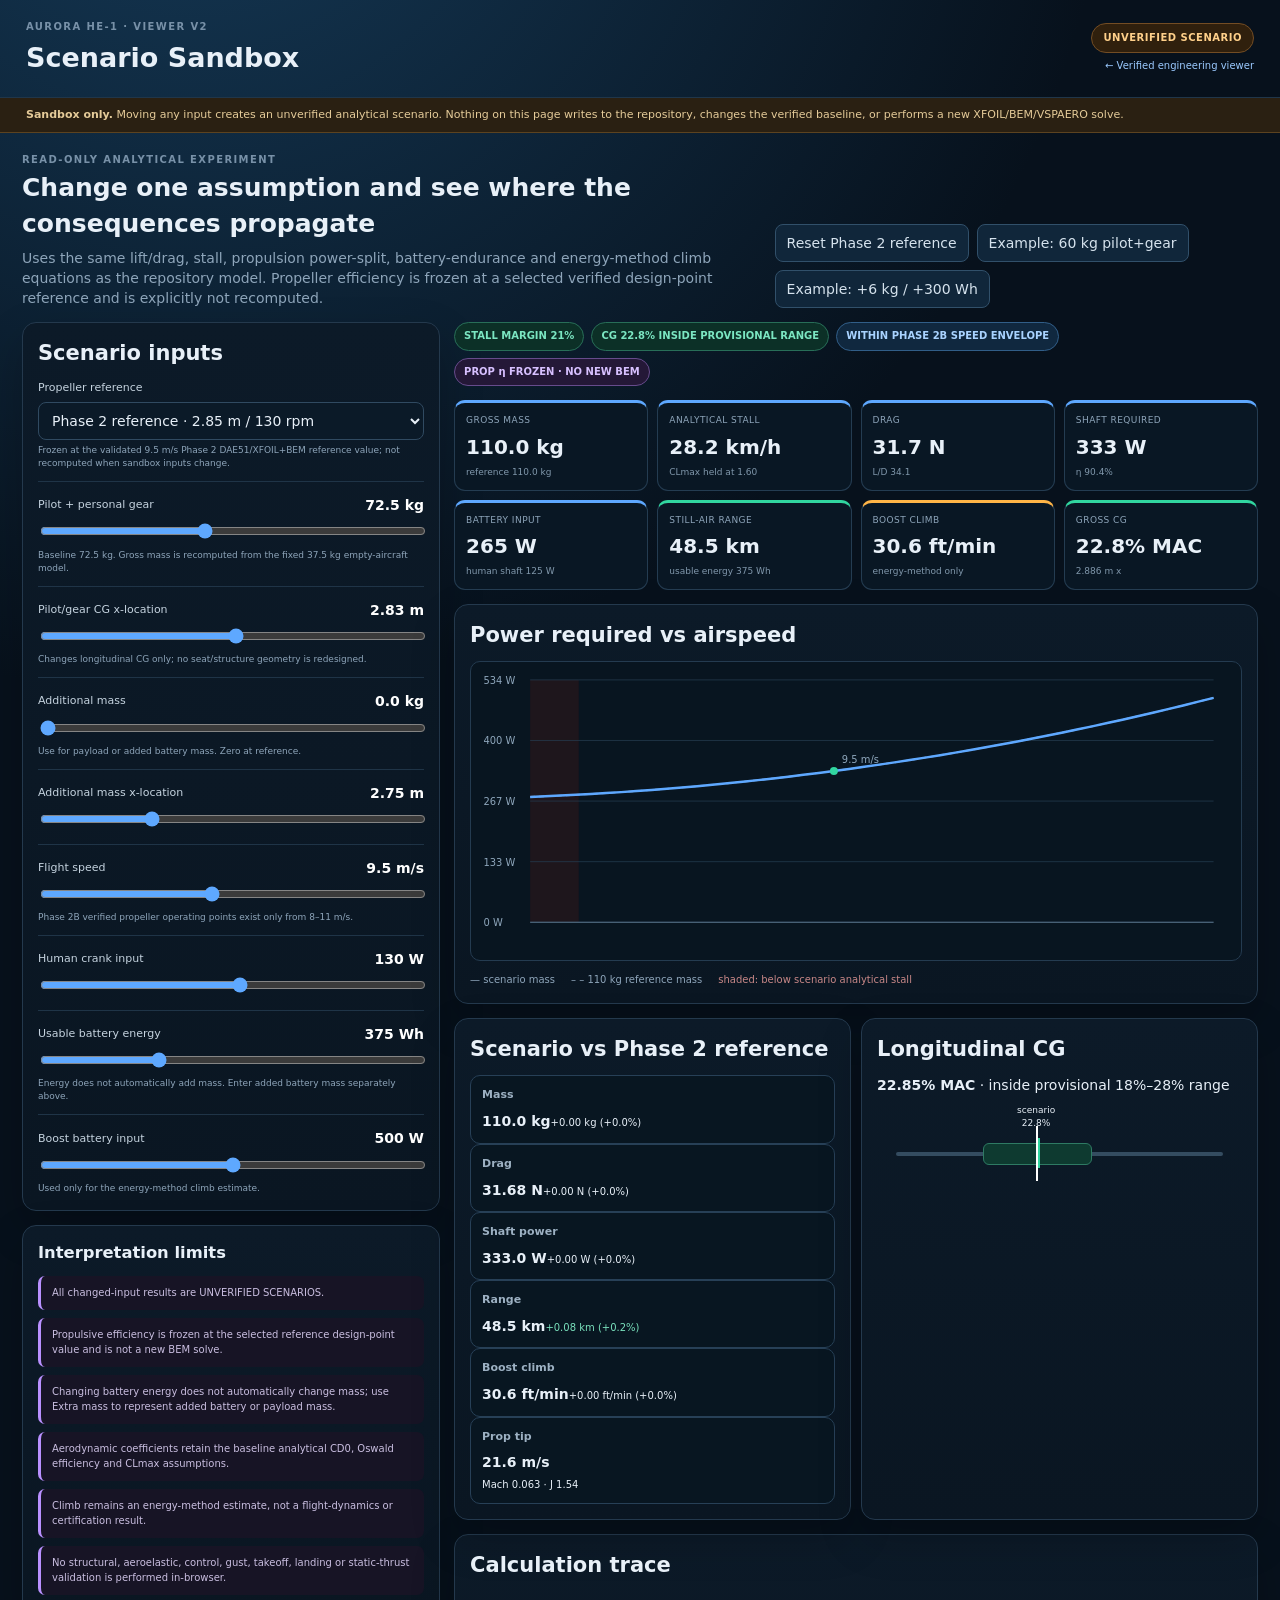
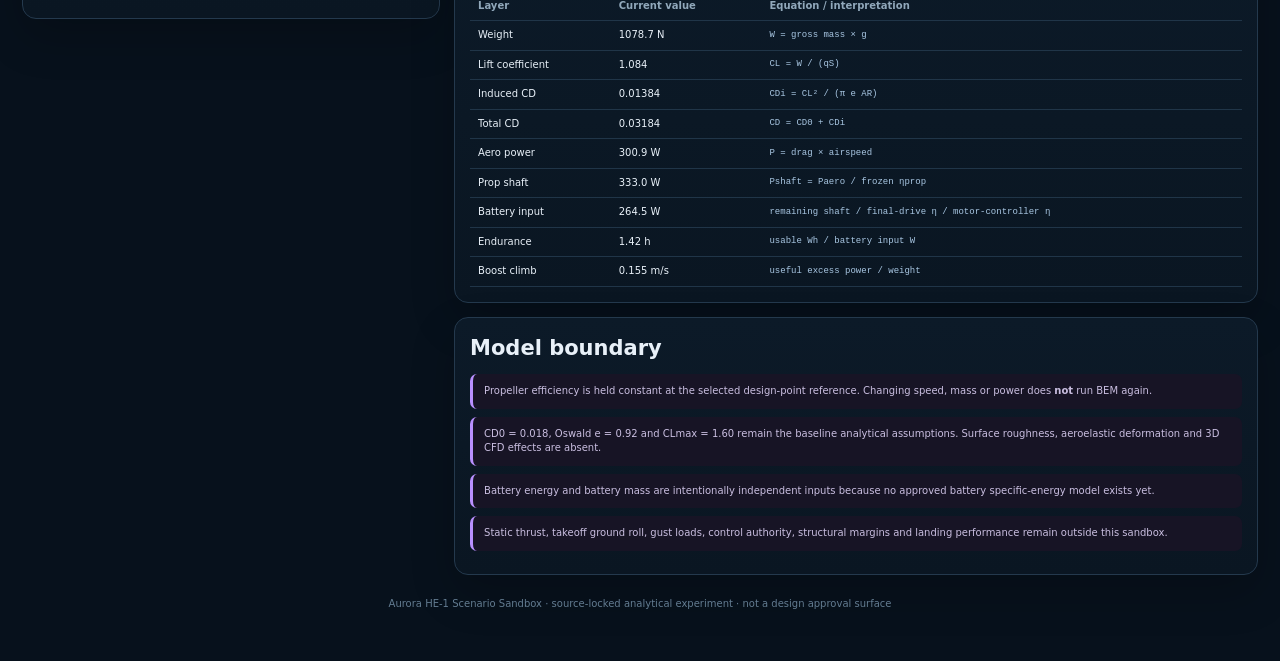
<file: viewer/sandbox.html>
<!doctype html>
<html lang="en">
<head>
<meta charset="utf-8"><meta name="viewport" content="width=device-width,initial-scale=1"><meta name="theme-color" content="#07111c">
<title>Aurora HE-1 Scenario Sandbox</title>
<style>
:root{--bg:#07111c;--panel:#0c1a28;--panel2:#0a1622;--line:#24394d;--text:#e8f0f8;--muted:#8ea5ba;--blue:#5ea8ff;--green:#31d6a0;--amber:#ffb547;--red:#ff7474;--purple:#b990ff}*{box-sizing:border-box}body{margin:0;background:radial-gradient(circle at 15% -10%,#153a58 0,transparent 34%),var(--bg);color:var(--text);font:14px/1.45 Inter,system-ui,-apple-system,Segoe UI,sans-serif}a{color:#9bcaff;text-decoration:none}button,input,select{font:inherit}header{display:flex;justify-content:space-between;gap:18px;align-items:center;padding:20px 26px;border-bottom:1px solid #20364a}.eyebrow{font-size:10px;letter-spacing:.14em;text-transform:uppercase;color:#7891a8;font-weight:800}.title{font-size:27px;font-weight:800;margin:3px 0 0}.status{border:1px solid #734d24;background:#30200d;color:#ffd08a;padding:7px 11px;border-radius:999px;font-size:10px;font-weight:800;letter-spacing:.05em}.warning{padding:9px 26px;background:#2a2012;border-bottom:1px solid #5c4320;color:#e5cb99;font-size:11px}main{max-width:1500px;margin:auto;padding:20px 22px 50px}.hero{display:flex;justify-content:space-between;align-items:flex-end;gap:16px;margin-bottom:14px}.hero h1{font-size:25px;margin:3px 0 5px}.hero p{margin:0;color:var(--muted);max-width:850px}.grid{display:grid;grid-template-columns:minmax(330px,.78fr) minmax(0,1.5fr);gap:14px}.panel{background:linear-gradient(180deg,var(--panel),var(--panel2));border:1px solid var(--line);border-radius:14px;padding:15px;margin-bottom:14px;box-shadow:0 18px 45px #0003}.panel h2,.panel h3{margin:0 0 11px}.controls{display:grid;gap:13px}.control{border-bottom:1px solid #1f3447;padding-bottom:11px}.control:last-child{border-bottom:0;padding-bottom:0}.control-top{display:flex;justify-content:space-between;gap:10px;align-items:center;margin-bottom:6px}.control label{font-size:11px;color:#c5d3df}.value{font-variant-numeric:tabular-nums;font-weight:800;color:#fff}.hint{font-size:9px;color:var(--muted);margin-top:4px}.control input[type=range]{width:100%;accent-color:var(--blue)}select{width:100%;background:#0b1a28;color:var(--text);border:1px solid #304a61;border-radius:8px;padding:9px}.buttons{display:flex;gap:8px;flex-wrap:wrap}.btn{border:1px solid #31506a;background:#10263a;color:#d5e2ed;padding:8px 11px;border-radius:8px;cursor:pointer}.btn:hover{background:#18344e}.metrics{display:grid;grid-template-columns:repeat(4,1fr);gap:9px;margin-bottom:14px}.metric{background:#091724;border:1px solid #243c51;border-top:3px solid var(--blue);border-radius:11px;padding:11px}.metric.green{border-top-color:var(--green)}.metric.amber{border-top-color:var(--amber)}.metric.red{border-top-color:var(--red)}.metric label{display:block;color:var(--muted);font-size:9px;text-transform:uppercase;letter-spacing:.05em}.metric strong{display:block;font-size:20px;margin-top:5px}.metric small{display:block;color:#8198ac;font-size:9px;margin-top:4px}.badges{display:flex;flex-wrap:wrap;gap:7px;margin-bottom:14px}.badge{padding:6px 9px;border-radius:999px;border:1px solid;font-size:10px;font-weight:800}.ok{color:#7be6c2;background:#0c3027;border-color:#286e58}.warn{color:#ffd18a;background:#30230e;border-color:#70521f}.bad{color:#ffaaaa;background:#351515;border-color:#7d3434}.info{color:#a9d3ff;background:#10283f;border-color:#315e88}.purple{color:#d7c0ff;background:#241837;border-color:#674b8c}.compare{display:grid;grid-template-columns:1fr 1fr;gap:10px}.compare-box{border:1px solid #274057;background:#081621;border-radius:10px;padding:11px}.compare-box h3{font-size:11px;margin:0 0 8px;color:#9db1c3}.delta{font-size:10px;margin-top:5px}.up{color:#ffbf6a}.down{color:#79e0bc}.chart{width:100%;height:300px;border:1px solid #243b50;border-radius:10px;background:#081520}.chart text{fill:#8ea6bb;font-size:10px}.chart .gridline{stroke:#263e53;stroke-width:.7}.chart .axis{stroke:#58738b}.chart .base{fill:none;stroke:#6c8296;stroke-width:1.7;stroke-dasharray:5 4}.chart .scenario{fill:none;stroke:var(--blue);stroke-width:2.5}.chart .stall{fill:#3a1717;opacity:.45}.chart .point{fill:var(--green)}.cgbar{position:relative;height:100px;margin:8px 5px 0}.cgtrack{position:absolute;left:4%;right:4%;top:48px;height:4px;background:#344c60;border-radius:4px}.cgrange{position:absolute;top:39px;height:22px;background:#0e3a30;border:1px solid #2e7a63;border-radius:6px}.cgmark{position:absolute;top:22px;width:2px;height:55px;background:white}.cgtarget{position:absolute;top:34px;width:2px;height:30px;background:var(--green)}.cglabel{position:absolute;top:0;transform:translateX(-50%);font-size:9px;text-align:center}.table{width:100%;border-collapse:collapse;font-size:10px}.table th,.table td{padding:7px 8px;border-bottom:1px solid #203548;text-align:left}.table th{color:#91a8bb}.note{padding:10px 11px;border-left:3px solid var(--purple);background:#171425;border-radius:7px;color:#c9bee0;font-size:10px;margin-bottom:8px}.formula{font-family:ui-monospace,SFMono-Regular,Menlo,monospace;color:#a9c7e3;font-size:9px;overflow-wrap:anywhere}.footer-note{color:#637c91;text-align:center;font-size:10px;padding-top:8px}@media(max-width:1050px){.grid{grid-template-columns:1fr}.metrics{grid-template-columns:repeat(2,1fr)}}@media(max-width:650px){header{padding:15px;align-items:flex-start}.warning{padding:8px 15px}main{padding:14px 10px 35px}.hero{align-items:flex-start;flex-direction:column}.metrics{grid-template-columns:repeat(2,1fr)}.compare{grid-template-columns:1fr}.title{font-size:22px}.metric strong{font-size:17px}}
</style>
</head>
<body>
<header><div><div class="eyebrow">AURORA HE-1 · VIEWER V2</div><div class="title">Scenario Sandbox</div></div><div style="text-align:right"><div class="status">UNVERIFIED SCENARIO</div><div style="margin-top:6px;font-size:10px"><a href="./">← Verified engineering viewer</a></div></div></header>
<div class="warning"><strong>Sandbox only.</strong> Moving any input creates an unverified analytical scenario. Nothing on this page writes to the repository, changes the verified baseline, or performs a new XFOIL/BEM/VSPAERO solve.</div>
<main>
<div class="hero"><div><div class="eyebrow">Read-only analytical experiment</div><h1>Change one assumption and see where the consequences propagate</h1><p>Uses the same lift/drag, stall, propulsion power-split, battery-endurance and energy-method climb equations as the repository model. Propeller efficiency is frozen at a selected verified design-point reference and is explicitly not recomputed.</p></div><div class="buttons"><button class="btn" id="reset">Reset Phase 2 reference</button><button class="btn" id="lightPilot">Example: 60 kg pilot+gear</button><button class="btn" id="extraBattery">Example: +6 kg / +300 Wh</button></div></div>
<div class="grid">
<aside>
<div class="panel"><h2>Scenario inputs</h2><div class="controls">
<div class="control"><div class="control-top"><label for="propConfig">Propeller reference</label></div><select id="propConfig"></select><div class="hint" id="propBasis"></div></div>
<div class="control"><div class="control-top"><label>Pilot + personal gear</label><span class="value" id="pilotMassV"></span></div><input id="pilotMass" type="range"><div class="hint">Baseline 72.5 kg. Gross mass is recomputed from the fixed 37.5 kg empty-aircraft model.</div></div>
<div class="control"><div class="control-top"><label>Pilot/gear CG x-location</label><span class="value" id="pilotCgV"></span></div><input id="pilotCg" type="range"><div class="hint">Changes longitudinal CG only; no seat/structure geometry is redesigned.</div></div>
<div class="control"><div class="control-top"><label>Additional mass</label><span class="value" id="extraMassV"></span></div><input id="extraMass" type="range"><div class="hint">Use for payload or added battery mass. Zero at reference.</div></div>
<div class="control"><div class="control-top"><label>Additional mass x-location</label><span class="value" id="extraMassXV"></span></div><input id="extraMassX" type="range"></div>
<div class="control"><div class="control-top"><label>Flight speed</label><span class="value" id="speedV"></span></div><input id="speed" type="range"><div class="hint">Phase 2B verified propeller operating points exist only from 8–11 m/s.</div></div>
<div class="control"><div class="control-top"><label>Human crank input</label><span class="value" id="humanV"></span></div><input id="human" type="range"></div>
<div class="control"><div class="control-top"><label>Usable battery energy</label><span class="value" id="batteryV"></span></div><input id="battery" type="range"><div class="hint">Energy does not automatically add mass. Enter added battery mass separately above.</div></div>
<div class="control"><div class="control-top"><label>Boost battery input</label><span class="value" id="boostV"></span></div><input id="boost" type="range"><div class="hint">Used only for the energy-method climb estimate.</div></div>
</div></div>
<div class="panel"><h3>Interpretation limits</h3><div id="warnings"></div></div>
</aside>
<section>
<div id="badges" class="badges"></div>
<div id="metrics" class="metrics"></div>
<div class="panel"><h2>Power required vs airspeed</h2><svg id="powerChart" class="chart" viewBox="0 0 760 300"></svg><div style="display:flex;gap:16px;color:var(--muted);font-size:10px;margin-top:7px"><span>— scenario mass</span><span>– – 110 kg reference mass</span><span style="color:#c78787">shaded: below scenario analytical stall</span></div></div>
<div class="compare"><div class="panel"><h2>Scenario vs Phase 2 reference</h2><div id="comparison"></div></div><div class="panel"><h2>Longitudinal CG</h2><div id="cgSummary"></div><div id="cgBar" class="cgbar"></div></div></div>
<div class="panel"><h2>Calculation trace</h2><table class="table" id="trace"></table></div>
<div class="panel"><h2>Model boundary</h2><div class="note">Propeller efficiency is held constant at the selected design-point reference. Changing speed, mass or power does <strong>not</strong> run BEM again.</div><div class="note">CD0 = 0.018, Oswald e = 0.92 and CLmax = 1.60 remain the baseline analytical assumptions. Surface roughness, aeroelastic deformation and 3D CFD effects are absent.</div><div class="note">Battery energy and battery mass are intentionally independent inputs because no approved battery specific-energy model exists yet.</div><div class="note">Static thrust, takeoff ground roll, gust loads, control authority, structural margins and landing performance remain outside this sandbox.</div></div>
</section>
</div>
<div class="footer-note">Aurora HE-1 Scenario Sandbox · source-locked analytical experiment · not a design approval surface</div>
</main>
<script type="module">
const $=s=>document.querySelector(s);let M;const f=(n,d=1)=>Number(n).toFixed(d),pct=(n,d=1)=>`${f(n*100,d)}%`;
function dynamicPressure(v){return .5*M.environment.density_kg_m3*v*v}
function aero(mass,v){const W=mass*M.environment.gravity_m_s2,q=dynamicPressure(v),S=M.wing.area_m2,cl=W/(q*S),k=1/(Math.PI*M.aero.oswald_efficiency*M.wing.aspect_ratio),cdi=k*cl*cl,cd=M.aero.cd0+cdi,drag=q*S*cd;return{W,q,cl,k,cdi,cd,drag,ld:W/drag,aeroPower:drag*v}}
function stall(mass){return Math.sqrt(2*mass*M.environment.gravity_m_s2/(M.environment.density_kg_m3*M.wing.area_m2*M.aero.cl_max_clean))}
function cg(pilotMass,pilotX,extraMass,extraX){const em=M.mass.empty_mass_kg,ex=M.mass.empty_cg_x_m,total=em+pilotMass+extraMass,x=(em*ex+pilotMass*pilotX+extraMass*extraX)/total,frac=(x-M.wing.root_le_x_m)/M.wing.mean_aerodynamic_chord_m;return{mass:total,x,frac}}
function propulsion(aeroPower,eta,human,batteryWh,boost,W){const fd=M.propulsion.final_drive_efficiency,mc=M.propulsion.motor_controller_efficiency,shaft=aeroPower/eta,humanShaft=human*fd,electricShaft=Math.max(0,shaft-humanShaft),mid=electricShaft/fd,batt=mid/mc,endurance=batt>0?batteryWh/batt:Infinity,available=(human+boost*mc)*fd,excess=Math.max(0,available-shaft),climb=excess*eta/W;return{shaft,humanShaft,electricShaft,mid,batt,endurance,climb,climbFpm:climb*196.850394}}
function propMetrics(v,p){const tipRot=Math.PI*p.diameter_m*p.rpm/60,tip=Math.hypot(tipRot,v),J=v/((p.rpm/60)*p.diameter_m);return{tip,tipMach:tip/M.environment.speed_of_sound_m_s,J}}
function setRange(id,lim,step,val,unit,d=1){const e=$('#'+id);e.min=lim[0];e.max=lim[1];e.step=step;e.value=val;e.dataset.unit=unit;e.dataset.d=d}
function value(id){return +$('#'+id).value}
function syncLabels(){[['pilotMass','pilotMassV'],['pilotCg','pilotCgV'],['extraMass','extraMassV'],['extraMassX','extraMassXV'],['speed','speedV'],['human','humanV'],['battery','batteryV'],['boost','boostV']].forEach(([id,out])=>{const e=$('#'+id);$('#'+out).textContent=`${f(e.value,+e.dataset.d)} ${e.dataset.unit}`})}
function badge(text,cls){return `<span class="badge ${cls}">${text}</span>`}
function metric(label,val,note,cls=''){return `<div class="metric ${cls}"><label>${label}</label><strong>${val}</strong><small>${note}</small></div>`}
function delta(now,ref,unit='',better='none'){const d=now-ref,p=ref?100*d/ref:0;let cls='';if(better==='lower')cls=d<0?'down':d>0?'up':'';if(better==='higher')cls=d>0?'down':d<0?'up':'';return `<span class="delta ${cls}">${d>=0?'+':''}${f(d,2)}${unit} (${p>=0?'+':''}${f(p,1)}%)</span>`}
function plot(mass,currentSpeed){const svg=$('#powerChart'),W=760,H=300,L=52,R=20,T=18,B=38,speeds=Array.from({length:46},(_,i)=>7.5+i*.1),p=$('#propConfig').value,prop=M.propulsion.configurations.find(x=>x.id===p),rows=speeds.map(v=>({v,sc:aero(mass,v).aeroPower/prop.propulsive_efficiency,base:aero(110,v).aeroPower/prop.propulsive_efficiency})),ys=rows.flatMap(r=>[r.sc,r.base]),ymin=0,ymax=Math.max(...ys)*1.08,xmin=7.5,xmax=12,X=x=>L+(x-xmin)/(xmax-xmin)*(W-L-R),Y=y=>T+(ymax-y)/(ymax-ymin)*(H-T-B),vs=stall(mass);let h=`<rect class="stall" x="${L}" y="${T}" width="${Math.max(0,X(Math.min(vs,xmax))-L)}" height="${H-T-B}"/>`;for(let i=0;i<5;i++){const y=T+i*(H-T-B)/4,v=ymax-i*(ymax-ymin)/4;h+=`<line class="gridline" x1="${L}" y1="${y}" x2="${W-R}" y2="${y}"/><text x="5" y="${y+4}">${f(v,0)} W</text>`}h+=`<line class="axis" x1="${L}" y1="${H-B}" x2="${W-R}" y2="${H-B}"/>`;const pts=(key)=>rows.map(r=>`${X(r.v)},${Y(r[key])}`).join(' ');h+=`<polyline class="base" points="${pts('base')}"/><polyline class="scenario" points="${pts('sc')}"/>`;const cur=rows.reduce((a,b)=>Math.abs(b.v-currentSpeed)<Math.abs(a.v-currentSpeed)?b:a);h+=`<circle class="point" cx="${X(cur.v)}" cy="${Y(cur.sc)}" r="4"/><text x="${Math.min(W-90,X(currentSpeed)+8)}" y="${Math.max(18,Y(cur.sc)-8)}">${f(currentSpeed,1)} m/s</text>`;svg.innerHTML=h}
function render(){syncLabels();const p=M.propulsion.configurations.find(x=>x.id===$('#propConfig').value);$('#propBasis').textContent=p.efficiency_basis;const pilot=value('pilotMass'),pilotX=value('pilotCg'),extra=value('extraMass'),extraX=value('extraMassX'),v=value('speed'),human=value('human'),battery=value('battery'),boost=value('boost'),C=cg(pilot,pilotX,extra,extraX),A=aero(C.mass,v),Vs=stall(C.mass),P=propulsion(A.aeroPower,p.propulsive_efficiency,human,battery,boost,A.W),PM=propMetrics(v,p),range=P.endurance===Infinity?Infinity:P.endurance*v*3.6,stallRatio=v/Vs,cgLo=M.mass.provisional_cg_range_fraction_mac[0],cgHi=M.mass.provisional_cg_range_fraction_mac[1],cgOk=C.frac>=cgLo&&C.frac<=cgHi,speedEnv=v>=8&&v<=11;$('#badges').innerHTML=[badge(stallRatio>1.2?`STALL MARGIN ${f((stallRatio-1)*100,0)}%`:stallRatio>1?`LOW STALL MARGIN ${f((stallRatio-1)*100,0)}%`:'AT/BELOW ANALYTICAL STALL',stallRatio>1.2?'ok':stallRatio>1?'warn':'bad'),badge(cgOk?`CG ${pct(C.frac,1)} INSIDE PROVISIONAL RANGE`:`CG ${pct(C.frac,1)} OUTSIDE PROVISIONAL RANGE`,cgOk?'ok':'bad'),badge(speedEnv?'WITHIN PHASE 2B SPEED ENVELOPE':'OUTSIDE PHASE 2B SPEED ENVELOPE',speedEnv?'info':'warn'),badge('PROP η FROZEN · NO NEW BEM','purple')].join('');$('#metrics').innerHTML=[metric('Gross mass',`${f(C.mass,1)} kg`,`reference 110.0 kg`,C.mass>120?'amber':''),metric('Analytical stall',`${f(Vs*3.6,1)} km/h`,`CLmax held at 1.60`,stallRatio<=1.15?'red':''),metric('Drag',`${f(A.drag,1)} N`,`L/D ${f(A.ld,1)}`),metric('Shaft required',`${f(P.shaft,0)} W`,`η ${pct(p.propulsive_efficiency,1)}`),metric('Battery input',`${f(P.batt,0)} W`,`human shaft ${f(P.humanShaft,0)} W`),metric('Still-air range',range===Infinity?'∞':`${f(range,1)} km`,`usable energy ${f(battery,0)} Wh`,'green'),metric('Boost climb',`${f(P.climbFpm,1)} ft/min`,`energy-method only`,P.climbFpm<50?'amber':'green'),metric('Gross CG',`${pct(C.frac,1)} MAC`,`${f(C.x,3)} m x`,cgOk?'green':'red')].join('');const R=M.reference_results;$('#comparison').innerHTML=`<div class="compare-box"><h3>Mass</h3><strong>${f(C.mass,1)} kg</strong>${delta(C.mass,R.gross_mass_kg,' kg','lower')}</div><div class="compare-box"><h3>Drag</h3><strong>${f(A.drag,2)} N</strong>${delta(A.drag,R.drag_n,' N','lower')}</div><div class="compare-box"><h3>Shaft power</h3><strong>${f(P.shaft,1)} W</strong>${delta(P.shaft,R.prop_shaft_required_w,' W','lower')}</div><div class="compare-box"><h3>Range</h3><strong>${range===Infinity?'∞':f(range,1)+' km'}</strong>${range===Infinity?'':delta(range,R.still_air_range_km,' km','higher')}</div><div class="compare-box"><h3>Boost climb</h3><strong>${f(P.climbFpm,1)} ft/min</strong>${delta(P.climbFpm,R.boost_climb_ft_min,' ft/min','higher')}</div><div class="compare-box"><h3>Prop tip</h3><strong>${f(PM.tip,1)} m/s</strong><div class="delta">Mach ${f(PM.tipMach,3)} · J ${f(PM.J,2)}</div></div>`;const scale=x=>4+(x-.1)/.3*92,lo=scale(cgLo),hi=scale(cgHi),cur=scale(C.frac),target=scale(M.mass.target_cg_fraction_mac);$('#cgSummary').innerHTML=`<strong>${pct(C.frac,2)} MAC</strong> · ${cgOk?'inside':'outside'} provisional ${pct(cgLo,0)}–${pct(cgHi,0)} range`;$('#cgBar').innerHTML=`<div class="cgtrack"></div><div class="cgrange" style="left:${lo}%;width:${hi-lo}%"></div><div class="cgmark" style="left:${cur}%"></div><div class="cglabel" style="left:${cur}%">scenario<br>${pct(C.frac,1)}</div><div class="cgtarget" style="left:${target}%"></div>`;$('#trace').innerHTML=`<tr><th>Layer</th><th>Current value</th><th>Equation / interpretation</th></tr><tr><td>Weight</td><td>${f(A.W,1)} N</td><td class="formula">W = gross mass × g</td></tr><tr><td>Lift coefficient</td><td>${f(A.cl,3)}</td><td class="formula">CL = W / (qS)</td></tr><tr><td>Induced CD</td><td>${f(A.cdi,5)}</td><td class="formula">CDi = CL² / (π e AR)</td></tr><tr><td>Total CD</td><td>${f(A.cd,5)}</td><td class="formula">CD = CD0 + CDi</td></tr><tr><td>Aero power</td><td>${f(A.aeroPower,1)} W</td><td class="formula">P = drag × airspeed</td></tr><tr><td>Prop shaft</td><td>${f(P.shaft,1)} W</td><td class="formula">Pshaft = Paero / frozen ηprop</td></tr><tr><td>Battery input</td><td>${f(P.batt,1)} W</td><td class="formula">remaining shaft / final-drive η / motor-controller η</td></tr><tr><td>Endurance</td><td>${P.endurance===Infinity?'∞':f(P.endurance,2)+' h'}</td><td class="formula">usable Wh / battery input W</td></tr><tr><td>Boost climb</td><td>${f(P.climb,3)} m/s</td><td class="formula">useful excess power / weight</td></tr>`;$('#warnings').innerHTML=M.interpretation.warnings.map(x=>`<div class="note">${x}</div>`).join('');plot(C.mass,v)}
function configure(){M.propulsion.configurations.forEach(p=>$('#propConfig').insertAdjacentHTML('beforeend',`<option value="${p.id}">${p.label}</option>`));const d=M.defaults,l=M.scenario_limits;setRange('pilotMass',l.pilot_and_gear_kg,0.5,d.pilot_and_gear_kg,'kg',1);setRange('pilotCg',l.pilot_cg_x_m,.01,d.pilot_cg_x_m,'m',2);setRange('extraMass',l.extra_mass_kg,.5,d.extra_mass_kg,'kg',1);setRange('extraMassX',l.extra_mass_x_m,.05,d.extra_mass_x_m,'m',2);setRange('speed',l.speed_m_s,.1,d.speed_m_s,'m/s',1);setRange('human',l.human_input_w,5,d.human_input_w,'W',0);setRange('battery',l.usable_battery_wh,5,d.usable_battery_wh,'Wh',0);setRange('boost',l.boost_battery_input_w,10,d.boost_battery_input_w,'W',0);$('#propConfig').value=d.prop_configuration_id;document.querySelectorAll('input,select').forEach(e=>e.addEventListener('input',render));$('#reset').onclick=()=>{Object.entries({pilotMass:d.pilot_and_gear_kg,pilotCg:d.pilot_cg_x_m,extraMass:d.extra_mass_kg,extraMassX:d.extra_mass_x_m,speed:d.speed_m_s,human:d.human_input_w,battery:d.usable_battery_wh,boost:d.boost_battery_input_w}).forEach(([k,v])=>$('#'+k).value=v);$('#propConfig').value=d.prop_configuration_id;render()};$('#lightPilot').onclick=()=>{$('#pilotMass').value=60;render()};$('#extraBattery').onclick=()=>{$('#extraMass').value=6;$('#extraMassX').value=2.75;$('#battery').value=Math.min(+$('#battery').max,674.4);render()};render()}
try{M=await fetch('./data/sandbox_model.json',{cache:'no-store'}).then(r=>{if(!r.ok)throw Error(`sandbox model HTTP ${r.status}`);return r.json()});configure()}catch(e){console.error(e);document.querySelector('main').insertAdjacentHTML('afterbegin',`<div class="panel" style="border-color:#7d3434">Sandbox initialization failed: ${e.message}</div>`)}
</script>
</body></html>
</file>
